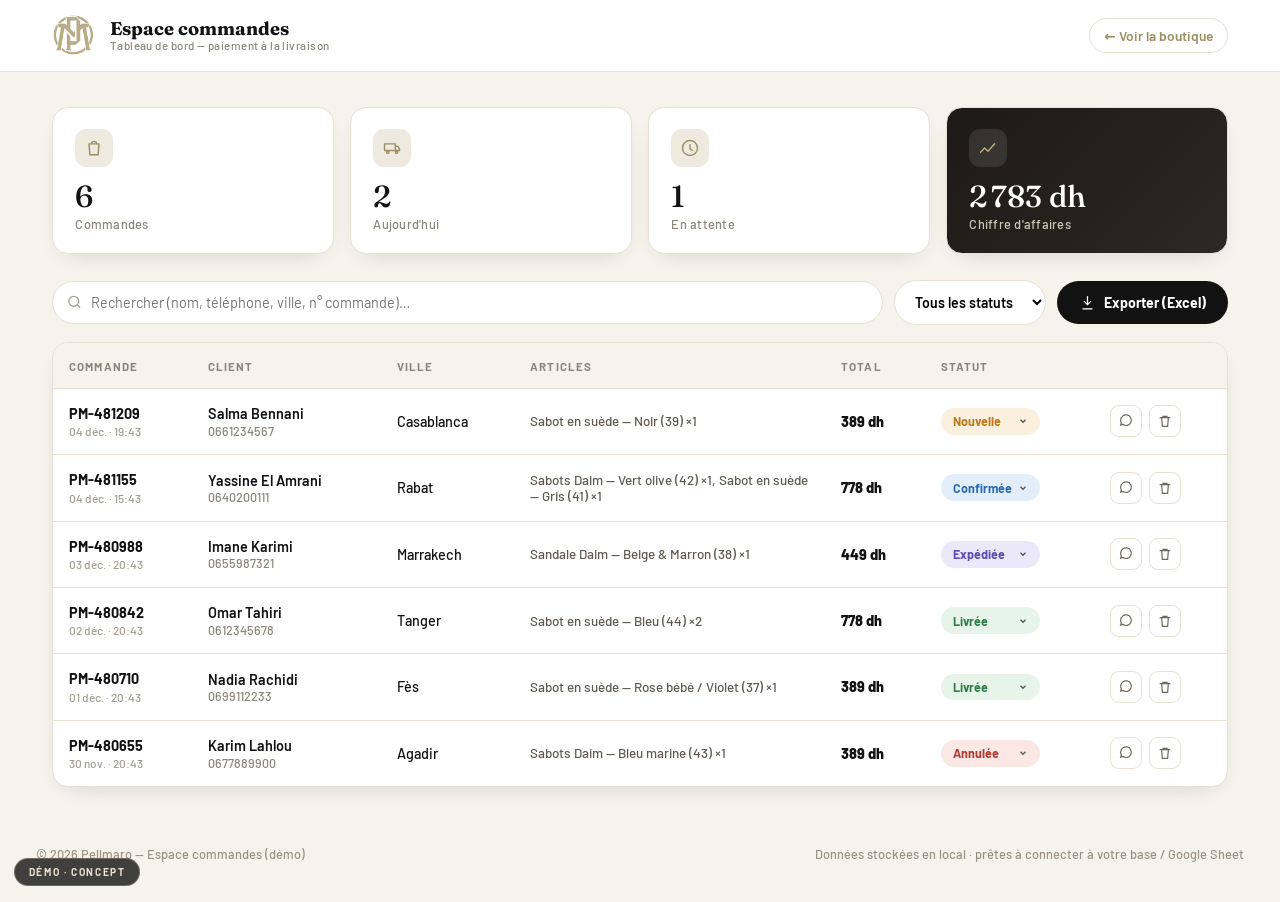
<file: site/admin.html>
<!DOCTYPE html>
<html lang="fr">
<head>
<meta charset="UTF-8" />
<meta name="viewport" content="width=device-width, initial-scale=1.0" />
<title>Pellmaro — Espace commandes</title>
<link rel="icon" href="assets/img/Capture_d_ecran_2026-01-29_a_15.24.56-removebg-preview_1e03cafd-f37f-4482-a172-f7a7c50746de.png" />
<link rel="preconnect" href="https://fonts.googleapis.com">
<link rel="preconnect" href="https://fonts.gstatic.com" crossorigin>
<link href="https://fonts.googleapis.com/css2?family=Barlow:wght@400;500;600;700;800&family=Fraunces:opsz,wght@9..144,400;9..144,500;9..144,600;9..144,700&display=swap" rel="stylesheet">
<style>
:root{--sand:#baad83;--sand-d:#9c8f63;--ink:#121212;--cream:#f6f3ec;--cream-2:#efeae0;--line:#e7e1d4;
  --paper:#fff;--radius:16px;--shadow:0 18px 50px -26px rgba(18,18,18,.3);--shadow-sm:0 8px 24px -16px rgba(18,18,18,.3);
  --ff-body:'Barlow',system-ui,sans-serif;--ff-head:'Fraunces',serif;
  --s-new:#b9791f;--s-new-bg:#fbf0dd;--s-conf:#2a6bb0;--s-conf-bg:#e4eefa;
  --s-exp:#5b4bb3;--s-exp-bg:#ebe8fa;--s-liv:#2f7d46;--s-liv-bg:#e6f4ea;--s-ann:#b23a2f;--s-ann-bg:#fbe7e4;}
*{box-sizing:border-box;margin:0;padding:0}
body{font-family:var(--ff-body);background:var(--cream);color:var(--ink);font-weight:500;-webkit-font-smoothing:antialiased}
h1,h2,h3{font-family:var(--ff-head);font-weight:600;letter-spacing:-.01em}
a{color:inherit;text-decoration:none}

/* Topbar */
.top{background:var(--paper);border-bottom:1px solid var(--line);position:sticky;top:0;z-index:20}
.top__in{max-width:1240px;margin:0 auto;display:flex;align-items:center;gap:1rem;padding:.9rem clamp(1rem,3vw,2rem)}
.top__logo{height:42px}
.top__t{display:flex;flex-direction:column;line-height:1.1}
.top__t b{font-family:var(--ff-head);font-size:1.15rem}
.top__t span{font-size:.72rem;color:#8c857a;letter-spacing:.04em}
.top__right{margin-left:auto;display:flex;align-items:center;gap:.7rem}
.top__link{font-size:.86rem;font-weight:600;color:var(--sand-d);padding:.5rem .9rem;border-radius:100px;border:1px solid var(--line);transition:.2s}
.top__link:hover{background:var(--ink);color:#fff;border-color:var(--ink)}

.wrap{max-width:1240px;margin:0 auto;padding:clamp(1.2rem,3vw,2.2rem) clamp(1rem,3vw,2rem)}

/* Stats */
.stats{display:grid;grid-template-columns:repeat(4,1fr);gap:1rem;margin-bottom:1.6rem}
.stat{background:var(--paper);border:1px solid var(--line);border-radius:var(--radius);padding:1.3rem 1.4rem;box-shadow:var(--shadow-sm);position:relative;overflow:hidden}
.stat__ic{width:38px;height:38px;border-radius:11px;display:grid;place-items:center;background:var(--cream-2);margin-bottom:.9rem}
.stat__ic svg{width:20px;height:20px;stroke:var(--sand-d);fill:none;stroke-width:1.7;stroke-linecap:round;stroke-linejoin:round}
.stat__v{font-family:var(--ff-head);font-size:1.9rem;line-height:1}
.stat__l{font-size:.8rem;color:#8c857a;margin-top:.3rem;letter-spacing:.02em}
.stat--accent{background:linear-gradient(135deg,#1c1a17,#2c2823);color:#fff}
.stat--accent .stat__ic{background:rgba(255,255,255,.1)}
.stat--accent .stat__ic svg{stroke:var(--sand)}
.stat--accent .stat__l{color:#cfc8b9}

/* Toolbar */
.toolbar{display:flex;flex-wrap:wrap;gap:.7rem;align-items:center;margin-bottom:1.1rem}
.search{flex:1;min-width:200px;position:relative}
.search input{width:100%;padding:.75rem 1rem .75rem 2.4rem;border:1px solid var(--line);border-radius:100px;background:var(--paper);font-family:var(--ff-body);font-size:.9rem}
.search input:focus{outline:none;border-color:var(--sand-d)}
.search svg{position:absolute;left:.85rem;top:50%;transform:translateY(-50%);width:17px;height:17px;stroke:#a59f93;fill:none;stroke-width:1.8}
.sel{padding:.75rem 1rem;border:1px solid var(--line);border-radius:100px;background:var(--paper);font-family:var(--ff-body);font-size:.88rem;font-weight:600;cursor:pointer}
.btn{display:inline-flex;align-items:center;gap:.5rem;font-family:var(--ff-body);font-weight:700;font-size:.88rem;padding:.75rem 1.3rem;border-radius:100px;border:1.5px solid transparent;cursor:pointer;transition:.18s}
.btn--solid{background:var(--ink);color:#fff}
.btn--solid:hover{background:var(--sand-d)}
.btn svg{width:17px;height:17px;stroke:currentColor;fill:none;stroke-width:1.8}

/* Table */
.panel{background:var(--paper);border:1px solid var(--line);border-radius:var(--radius);box-shadow:var(--shadow-sm);overflow:hidden}
table{width:100%;border-collapse:collapse;font-size:.9rem}
thead th{text-align:left;font-size:.72rem;letter-spacing:.1em;text-transform:uppercase;color:#8c857a;font-weight:700;padding:.95rem 1rem;border-bottom:1px solid var(--line);background:var(--cream)}
tbody td{padding:1rem;border-bottom:1px solid var(--line);vertical-align:middle}
tbody tr:last-child td{border-bottom:none}
tbody tr:hover{background:#fcfbf8}
.c-id{font-weight:700}
.c-id small{display:block;color:#a59f93;font-weight:500;font-size:.74rem;margin-top:.15rem}
.c-client b{font-weight:600}
.c-client small{display:block;color:#8c857a;font-size:.78rem;margin-top:.1rem}
.c-items{max-width:240px;color:#5f5950;font-size:.84rem}
.c-total{font-weight:800;white-space:nowrap}
.status{appearance:none;border:none;border-radius:100px;padding:.4rem 1.7rem .4rem .8rem;font-family:var(--ff-body);font-weight:700;font-size:.78rem;cursor:pointer;
  background-image:url("data:image/svg+xml,%3Csvg xmlns='http://www.w3.org/2000/svg' width='10' height='10' viewBox='0 0 24 24' fill='none' stroke='%23555' stroke-width='3'%3E%3Cpath d='M6 9l6 6 6-6'/%3E%3C/svg%3E");background-repeat:no-repeat;background-position:right .7rem center}
.st-Nouvelle{color:var(--s-new);background-color:var(--s-new-bg)}
.st-Confirmée{color:var(--s-conf);background-color:var(--s-conf-bg)}
.st-Expédiée{color:var(--s-exp);background-color:var(--s-exp-bg)}
.st-Livrée{color:var(--s-liv);background-color:var(--s-liv-bg)}
.st-Annulée{color:var(--s-ann);background-color:var(--s-ann-bg)}
.row-act{display:flex;gap:.4rem}
.iconbtn{width:32px;height:32px;border-radius:9px;border:1px solid var(--line);background:var(--paper);display:grid;place-items:center;cursor:pointer;transition:.18s}
.iconbtn svg{width:16px;height:16px;stroke:#6f685d;fill:none;stroke-width:1.8}
.iconbtn:hover{border-color:var(--ink)}
.iconbtn--wa:hover{background:#25d366;border-color:#25d366}
.iconbtn--wa:hover svg{stroke:#fff}
.iconbtn--del:hover{background:var(--s-ann-bg);border-color:var(--s-ann)}
.iconbtn--del:hover svg{stroke:var(--s-ann)}
.empty{text-align:center;padding:4rem 1rem;color:#9a9384}
.empty svg{width:46px;height:46px;stroke:#c9c2b3;fill:none;stroke-width:1.4;margin-bottom:1rem}
.empty a{color:var(--sand-d);font-weight:700;border-bottom:2px solid var(--sand)}

.foot{max-width:1240px;margin:1.5rem auto 2.5rem;padding:0 1rem;font-size:.8rem;color:#9a9384;display:flex;justify-content:space-between;flex-wrap:wrap;gap:.5rem}

/* Mobile cards */
.m-cards{display:none}
@media(max-width:860px){
  .stats{grid-template-columns:1fr 1fr}
  .panel{display:none}
  .m-cards{display:flex;flex-direction:column;gap:.9rem}
  .ocard{background:var(--paper);border:1px solid var(--line);border-radius:var(--radius);padding:1.1rem;box-shadow:var(--shadow-sm)}
  .ocard__top{display:flex;justify-content:space-between;align-items:start;margin-bottom:.7rem;gap:.6rem}
  .ocard__top b{font-size:1rem}
  .ocard__top small{display:block;color:#a59f93;font-size:.74rem}
  .ocard__row{display:flex;justify-content:space-between;font-size:.86rem;padding:.25rem 0;color:#5f5950}
  .ocard__row span:first-child{color:#8c857a}
  .ocard__foot{display:flex;align-items:center;gap:.5rem;margin-top:.8rem;padding-top:.8rem;border-top:1px solid var(--line)}
  .ocard__foot .status{margin-right:auto}
}
</style>
</head>
<body>

<header class="top">
  <div class="top__in">
    <img class="top__logo" src="assets/img/Capture_d_ecran_2026-01-29_a_15.24.56-removebg-preview_1e03cafd-f37f-4482-a172-f7a7c50746de.png" alt="Pellmaro" />
    <div class="top__t"><b>Espace commandes</b><span>Tableau de bord — paiement à la livraison</span></div>
    <div class="top__right">
      <a class="top__link" href="index.html">← Voir la boutique</a>
    </div>
  </div>
</header>

<div class="wrap">
  <div class="stats" id="stats"></div>

  <div class="toolbar">
    <div class="search">
      <svg viewBox="0 0 24 24"><circle cx="11" cy="11" r="7"/><path d="m20 20-3.5-3.5"/></svg>
      <input id="search" type="text" placeholder="Rechercher (nom, téléphone, ville, n° commande)…" />
    </div>
    <select class="sel" id="filterStatus">
      <option value="">Tous les statuts</option>
      <option>Nouvelle</option><option>Confirmée</option><option>Expédiée</option><option>Livrée</option><option>Annulée</option>
    </select>
    <button class="btn btn--solid" id="exportBtn">
      <svg viewBox="0 0 24 24"><path d="M12 3v12"/><path d="m7 10 5 5 5-5"/><path d="M5 21h14"/></svg>
      Exporter (Excel)
    </button>
  </div>

  <div class="panel">
    <table>
      <thead><tr>
        <th>Commande</th><th>Client</th><th>Ville</th><th>Articles</th><th>Total</th><th>Statut</th><th></th>
      </tr></thead>
      <tbody id="rows"></tbody>
    </table>
  </div>
  <div class="m-cards" id="mcards"></div>
</div>

<div style="position:fixed;left:14px;bottom:14px;z-index:65;background:rgba(18,18,18,.8);color:#e8e0ce;font-family:'Barlow',sans-serif;font-weight:700;font-size:.64rem;letter-spacing:.16em;text-transform:uppercase;padding:.45rem .85rem;border-radius:100px;border:1px solid rgba(186,173,131,.4);pointer-events:none">Démo · concept</div>

<div class="foot">
  <span>© 2026 Pellmaro — Espace commandes (démo)</span>
  <span>Données stockées en local · prêtes à connecter à votre base / Google Sheet</span>
</div>

<script src="js/admin.js?v=3"></script>
</body>
</html>
</file>
